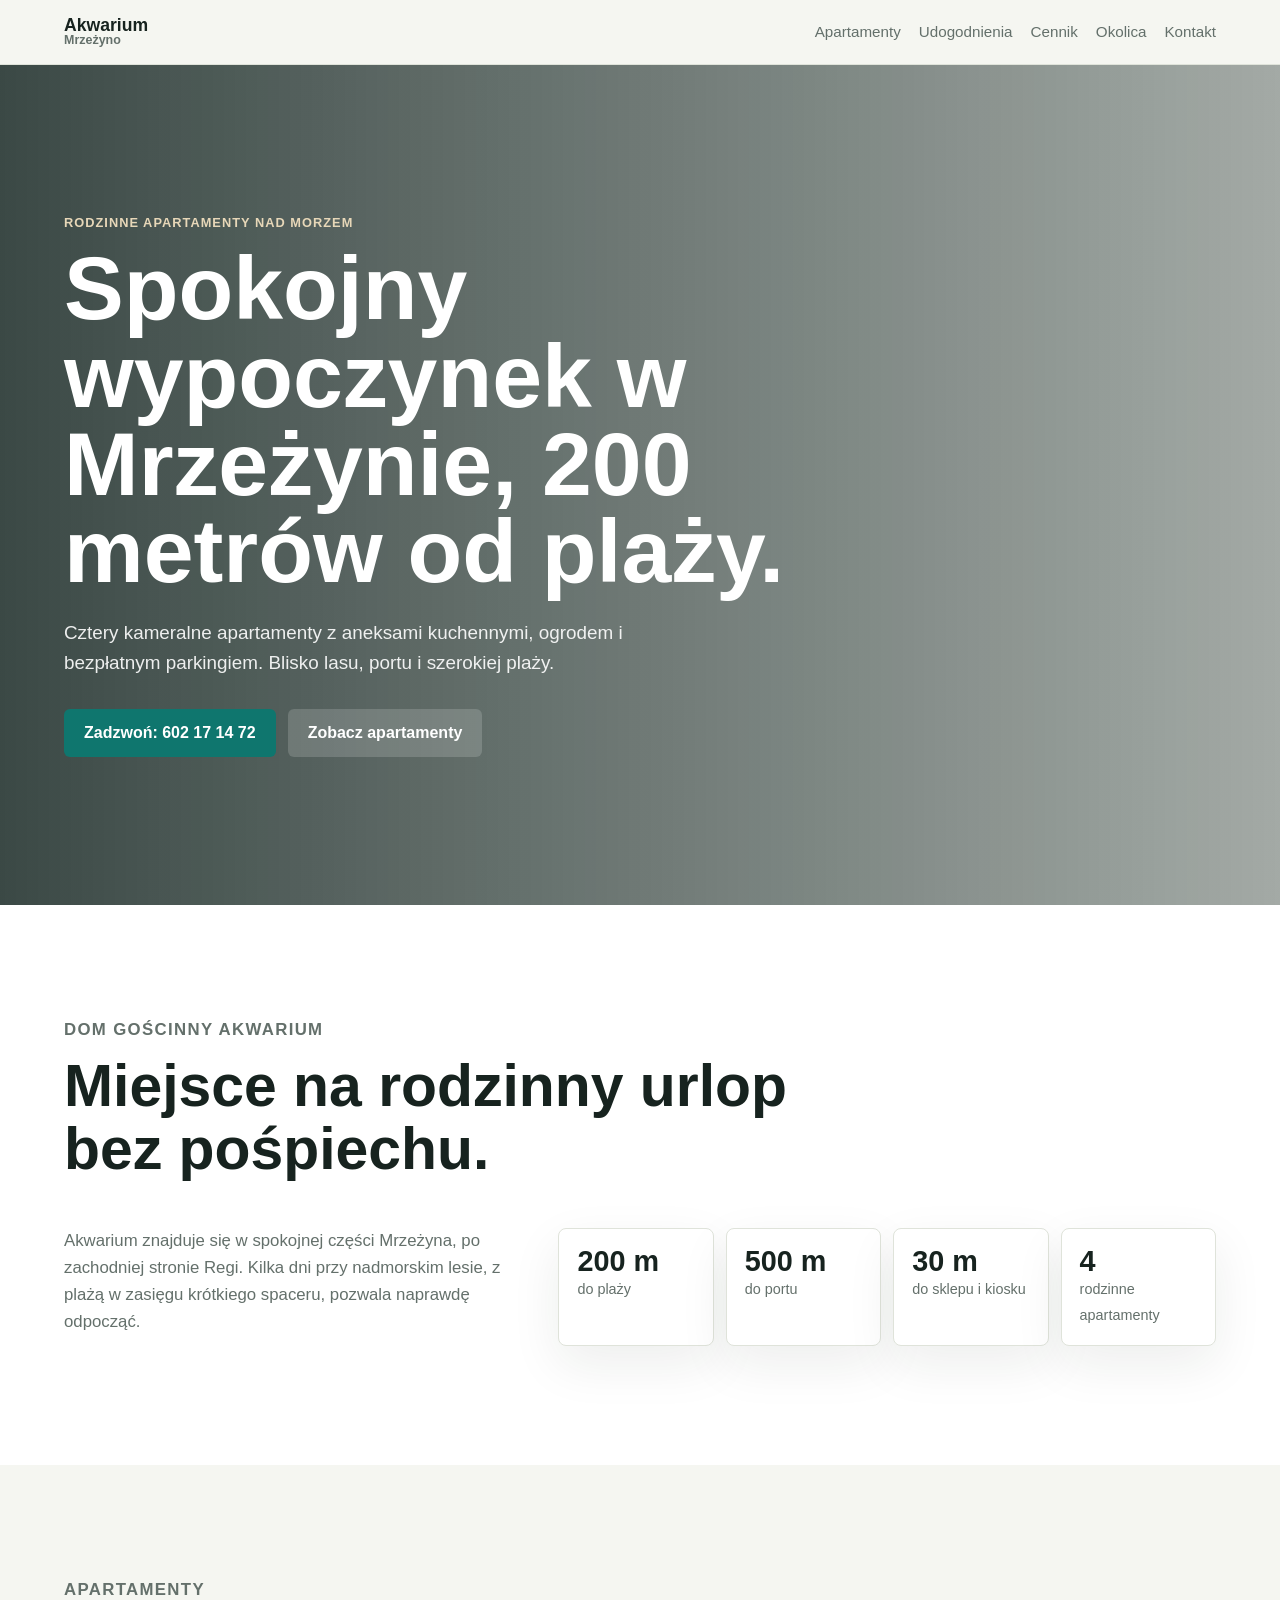
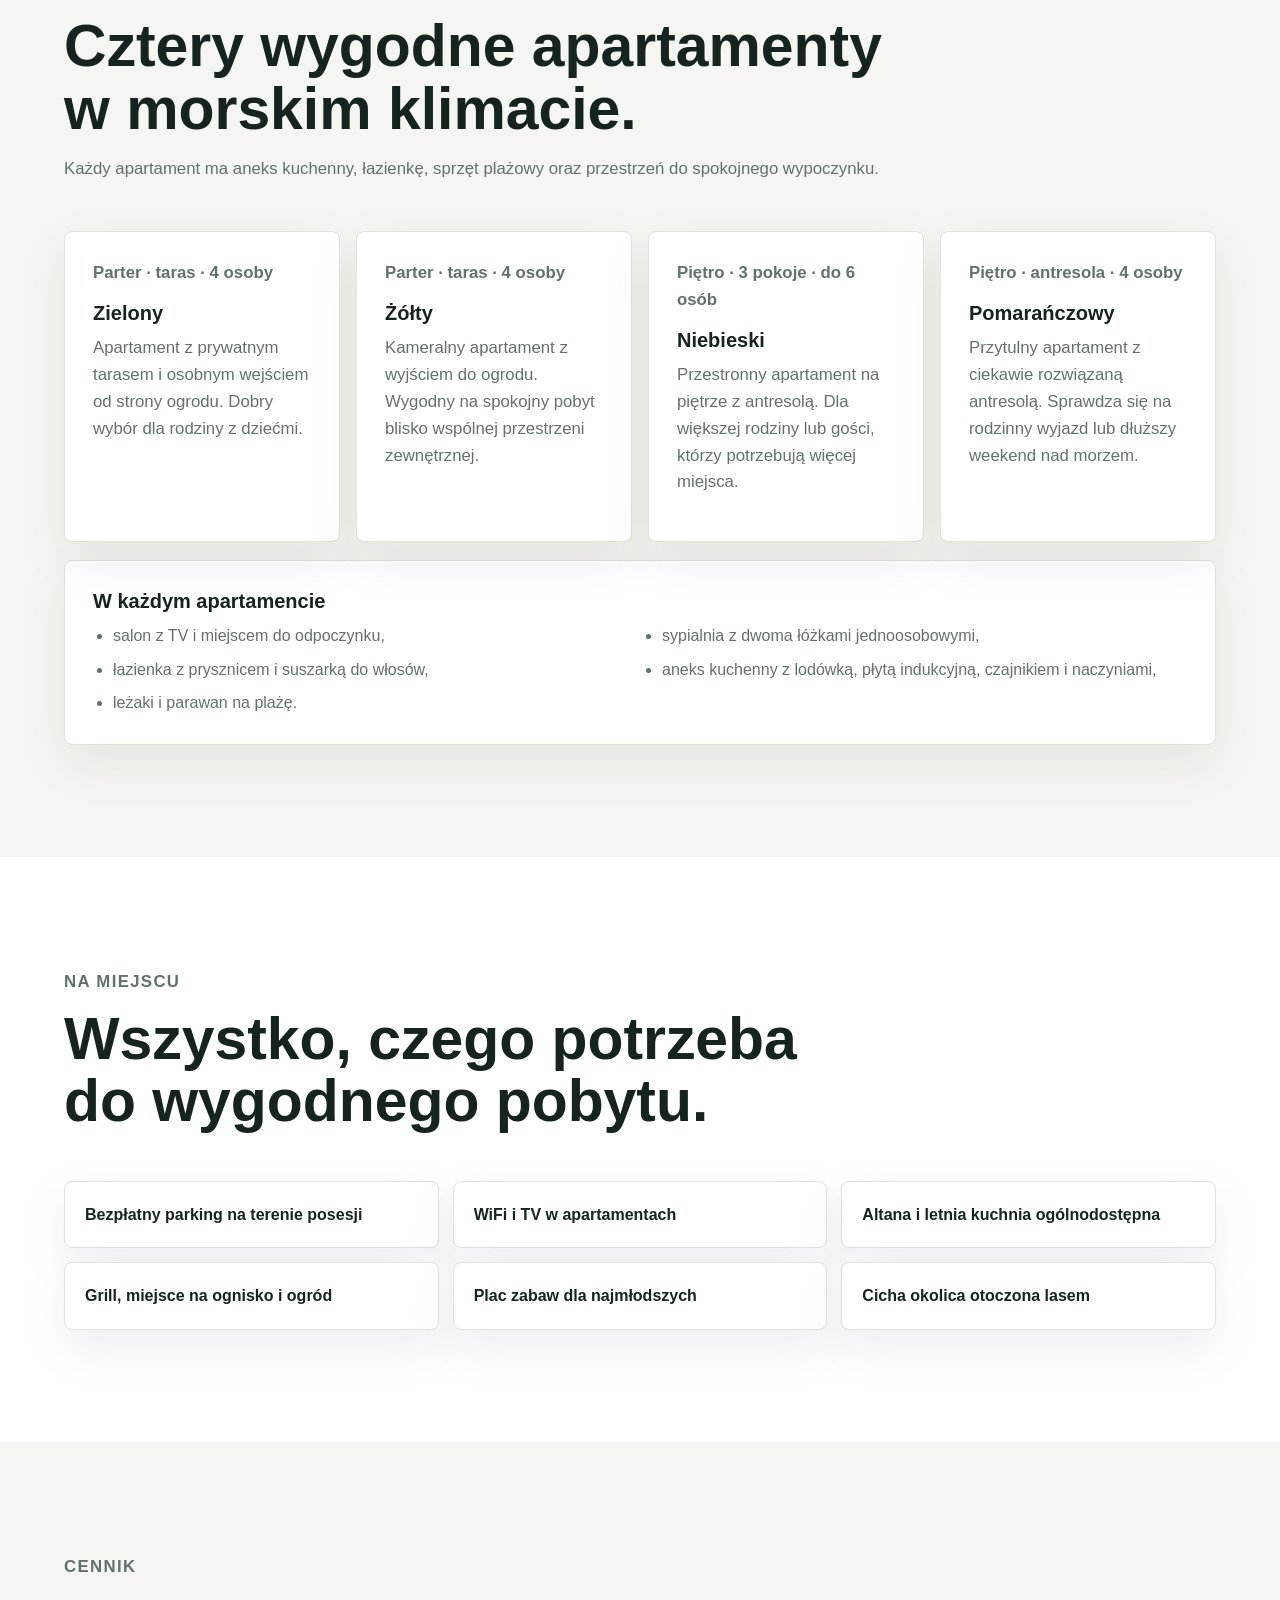
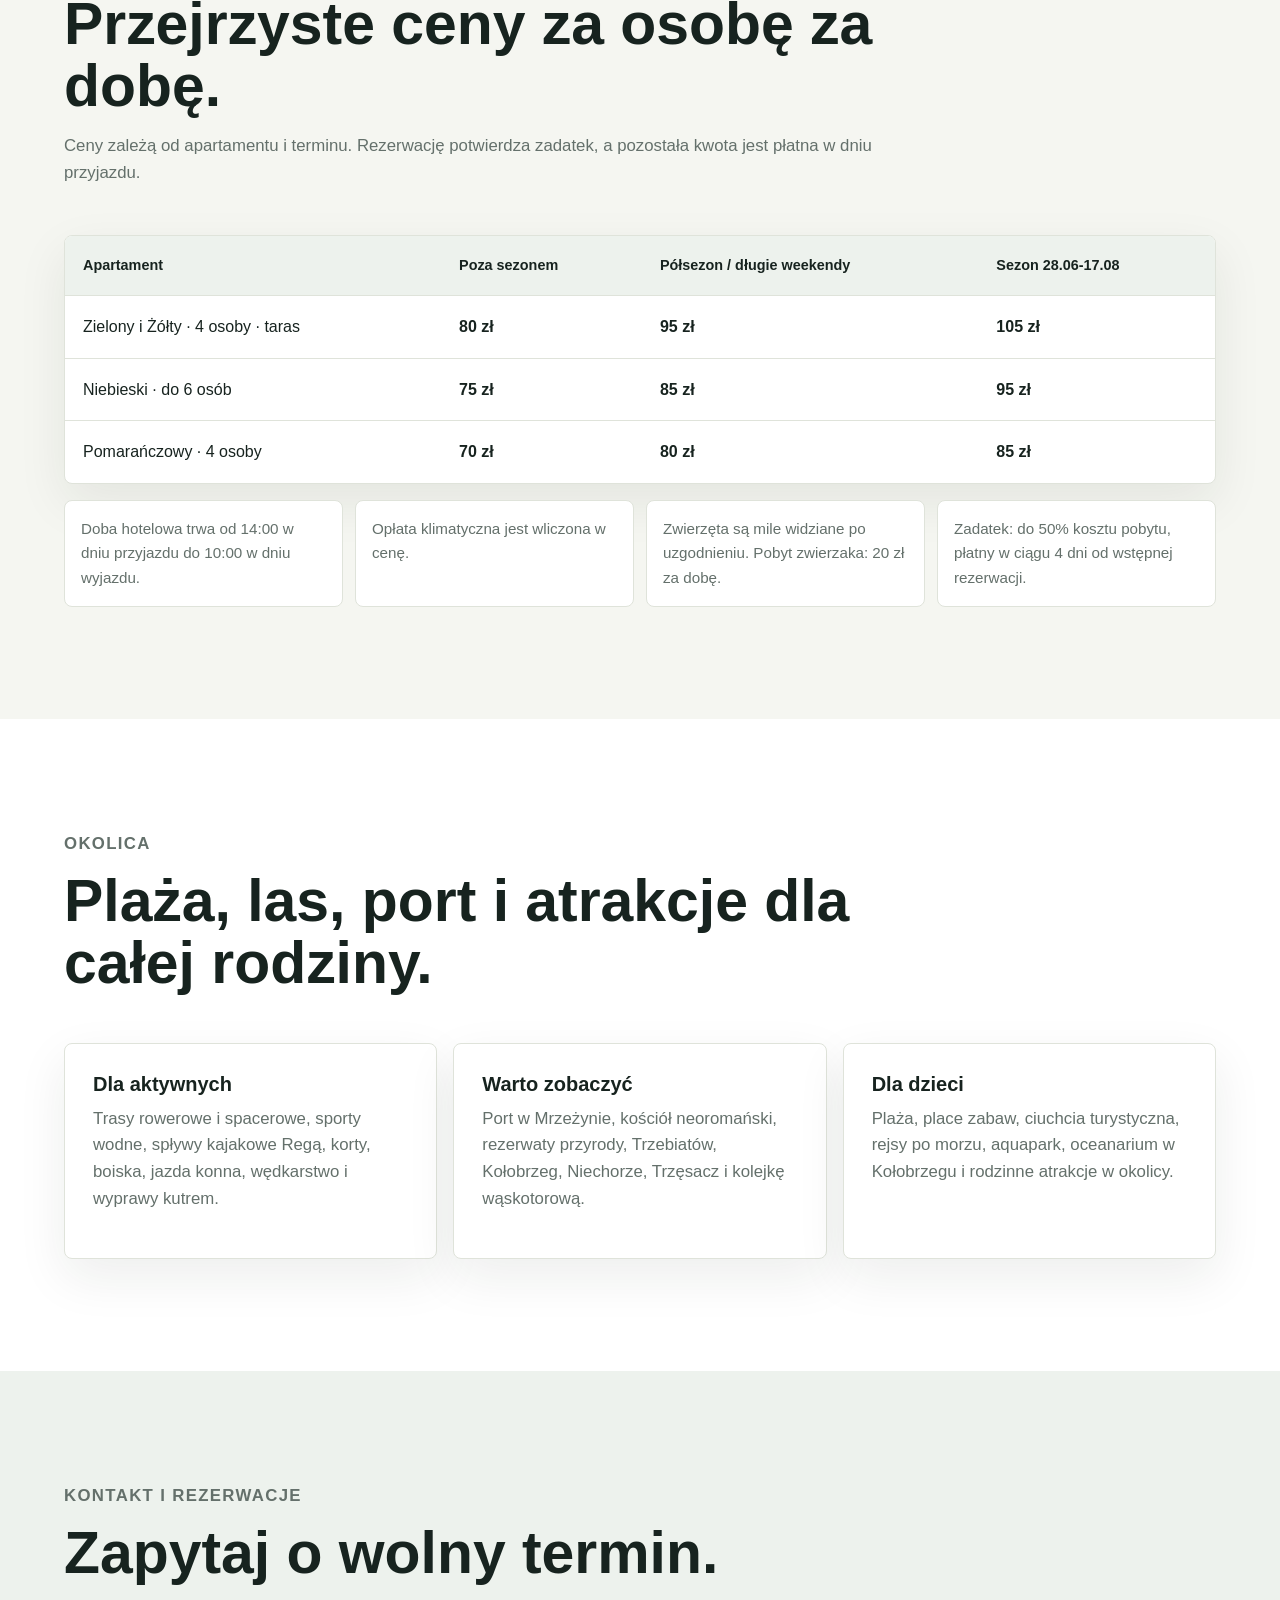
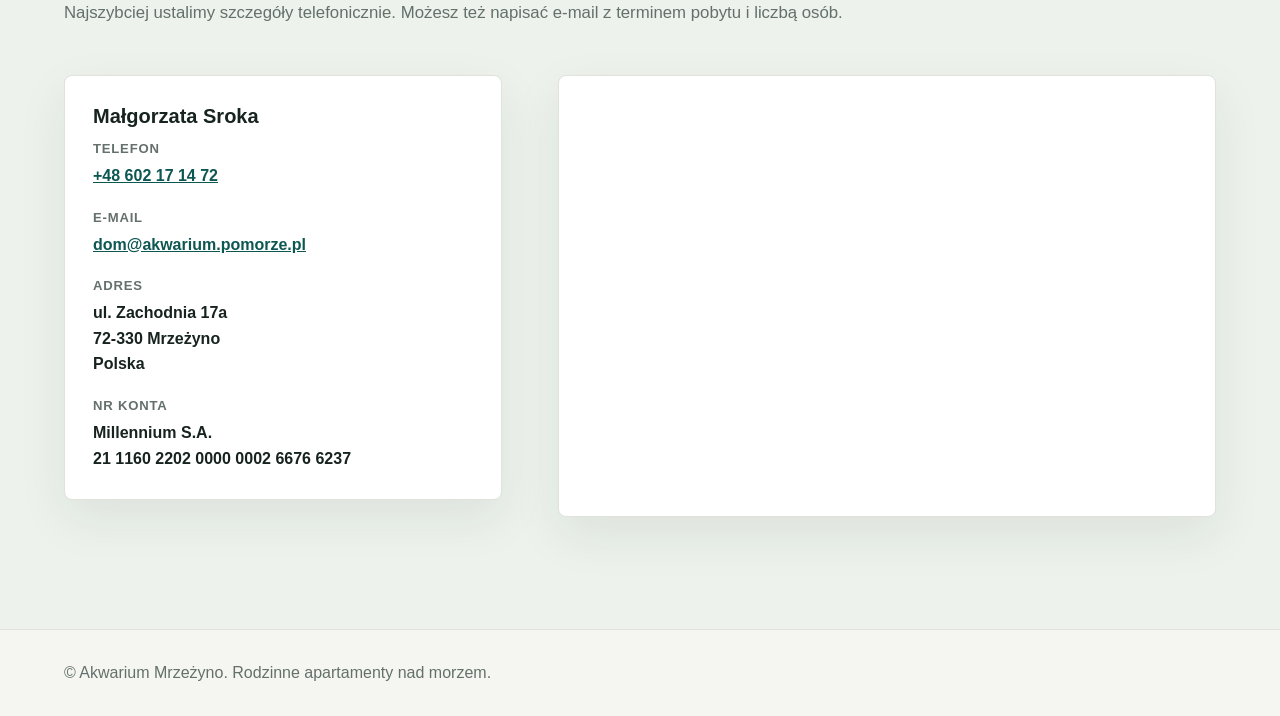
<file: index.html>
<!doctype html>
<html lang="pl">
  <head>
    <meta charset="utf-8">
    <meta name="viewport" content="width=device-width, initial-scale=1">
    <meta
      name="description"
      content="Rodzinne apartamenty Akwarium w Mrzeżynie, 200 metrów od plaży, z ogrodem, parkingiem i spokojną lokalizacją przy lesie."
    >
    <title>Akwarium Mrzeżyno | Rodzinne apartamenty nad morzem</title>
    <link rel="stylesheet" href="styles.css">
  </head>
  <body>
    <header class="site-header">
      <a class="brand" href="#top" aria-label="Akwarium Mrzeżyno">
        <span>Akwarium</span>
        <small>Mrzeżyno</small>
      </a>
      <nav class="site-nav" aria-label="Główna nawigacja">
        <a href="#apartamenty">Apartamenty</a>
        <a href="#udogodnienia">Udogodnienia</a>
        <a href="#cennik">Cennik</a>
        <a href="#okolica">Okolica</a>
        <a href="#kontakt">Kontakt</a>
      </nav>
    </header>

    <main id="top">
      <section class="hero">
        <div class="hero-content">
          <p class="eyebrow">Rodzinne apartamenty nad morzem</p>
          <h1>Spokojny wypoczynek w Mrzeżynie, 200 metrów od plaży.</h1>
          <p>
            Cztery kameralne apartamenty z aneksami kuchennymi, ogrodem i
            bezpłatnym parkingiem. Blisko lasu, portu i szerokiej plaży.
          </p>
          <div class="hero-actions">
            <a class="button" href="tel:+48602171472">Zadzwoń: 602 17 14 72</a>
            <a class="button button-light" href="#apartamenty">Zobacz apartamenty</a>
          </div>
        </div>
      </section>

      <section class="intro section">
        <div class="section-heading">
          <p class="eyebrow">Dom Gościnny Akwarium</p>
          <h2>Miejsce na rodzinny urlop bez pośpiechu.</h2>
        </div>
        <div class="intro-grid">
          <p>
            Akwarium znajduje się w spokojnej części Mrzeżyna, po zachodniej
            stronie Regi. Kilka dni przy nadmorskim lesie, z plażą w zasięgu
            krótkiego spaceru, pozwala naprawdę odpocząć.
          </p>
          <div class="fact-list" aria-label="Najważniejsze informacje">
            <div><strong>200 m</strong><span>do plaży</span></div>
            <div><strong>500 m</strong><span>do portu</span></div>
            <div><strong>30 m</strong><span>do sklepu i kiosku</span></div>
            <div><strong>4</strong><span>rodzinne apartamenty</span></div>
          </div>
        </div>
      </section>

      <section id="apartamenty" class="section section-muted">
        <div class="section-heading">
          <p class="eyebrow">Apartamenty</p>
          <h2>Cztery wygodne apartamenty w morskim klimacie.</h2>
          <p>
            Każdy apartament ma aneks kuchenny, łazienkę, sprzęt plażowy oraz
            przestrzeń do spokojnego wypoczynku.
          </p>
        </div>
        <div class="card-grid apartments-grid">
          <article class="card apartment-card">
            <p class="apartment-tag">Parter · taras · 4 osoby</p>
            <h3>Zielony</h3>
            <p>
              Apartament z prywatnym tarasem i osobnym wejściem od strony ogrodu.
              Dobry wybór dla rodziny z dziećmi.
            </p>
          </article>
          <article class="card apartment-card">
            <p class="apartment-tag">Parter · taras · 4 osoby</p>
            <h3>Żółty</h3>
            <p>
              Kameralny apartament z wyjściem do ogrodu. Wygodny na spokojny
              pobyt blisko wspólnej przestrzeni zewnętrznej.
            </p>
          </article>
          <article class="card apartment-card">
            <p class="apartment-tag">Piętro · 3 pokoje · do 6 osób</p>
            <h3>Niebieski</h3>
            <p>
              Przestronny apartament na piętrze z antresolą. Dla większej
              rodziny lub gości, którzy potrzebują więcej miejsca.
            </p>
          </article>
          <article class="card apartment-card">
            <p class="apartment-tag">Piętro · antresola · 4 osoby</p>
            <h3>Pomarańczowy</h3>
            <p>
              Przytulny apartament z ciekawie rozwiązaną antresolą. Sprawdza się
              na rodzinny wyjazd lub dłuższy weekend nad morzem.
            </p>
          </article>
        </div>
        <div class="included card">
          <h3>W każdym apartamencie</h3>
          <ul>
            <li>salon z TV i miejscem do odpoczynku,</li>
            <li>sypialnia z dwoma łóżkami jednoosobowymi,</li>
            <li>łazienka z prysznicem i suszarką do włosów,</li>
            <li>aneks kuchenny z lodówką, płytą indukcyjną, czajnikiem i naczyniami,</li>
            <li>leżaki i parawan na plażę.</li>
          </ul>
        </div>
      </section>

      <section id="udogodnienia" class="section">
        <div class="section-heading">
          <p class="eyebrow">Na miejscu</p>
          <h2>Wszystko, czego potrzeba do wygodnego pobytu.</h2>
        </div>
        <div class="feature-grid">
          <div class="feature">Bezpłatny parking na terenie posesji</div>
          <div class="feature">WiFi i TV w apartamentach</div>
          <div class="feature">Altana i letnia kuchnia ogólnodostępna</div>
          <div class="feature">Grill, miejsce na ognisko i ogród</div>
          <div class="feature">Plac zabaw dla najmłodszych</div>
          <div class="feature">Cicha okolica otoczona lasem</div>
        </div>
      </section>

      <section id="cennik" class="section section-muted">
        <div class="section-heading">
          <p class="eyebrow">Cennik</p>
          <h2>Przejrzyste ceny za osobę za dobę.</h2>
          <p>
            Ceny zależą od apartamentu i terminu. Rezerwację potwierdza zadatek,
            a pozostała kwota jest płatna w dniu przyjazdu.
          </p>
        </div>
        <div class="price-wrap">
          <table class="price-table">
            <thead>
              <tr>
                <th>Apartament</th>
                <th>Poza sezonem</th>
                <th>Półsezon / długie weekendy</th>
                <th>Sezon 28.06-17.08</th>
              </tr>
            </thead>
            <tbody>
              <tr>
                <td>Zielony i Żółty · 4 osoby · taras</td>
                <td>80 zł</td>
                <td>95 zł</td>
                <td>105 zł</td>
              </tr>
              <tr>
                <td>Niebieski · do 6 osób</td>
                <td>75 zł</td>
                <td>85 zł</td>
                <td>95 zł</td>
              </tr>
              <tr>
                <td>Pomarańczowy · 4 osoby</td>
                <td>70 zł</td>
                <td>80 zł</td>
                <td>85 zł</td>
              </tr>
            </tbody>
          </table>
        </div>
        <div class="notes-grid">
          <p>Doba hotelowa trwa od 14:00 w dniu przyjazdu do 10:00 w dniu wyjazdu.</p>
          <p>Opłata klimatyczna jest wliczona w cenę.</p>
          <p>Zwierzęta są mile widziane po uzgodnieniu. Pobyt zwierzaka: 20 zł za dobę.</p>
          <p>Zadatek: do 50% kosztu pobytu, płatny w ciągu 4 dni od wstępnej rezerwacji.</p>
        </div>
      </section>

      <section id="okolica" class="section">
        <div class="section-heading">
          <p class="eyebrow">Okolica</p>
          <h2>Plaża, las, port i atrakcje dla całej rodziny.</h2>
        </div>
        <div class="attractions-grid">
          <article>
            <h3>Dla aktywnych</h3>
            <p>
              Trasy rowerowe i spacerowe, sporty wodne, spływy kajakowe Regą,
              korty, boiska, jazda konna, wędkarstwo i wyprawy kutrem.
            </p>
          </article>
          <article>
            <h3>Warto zobaczyć</h3>
            <p>
              Port w Mrzeżynie, kościół neoromański, rezerwaty przyrody,
              Trzebiatów, Kołobrzeg, Niechorze, Trzęsacz i kolejkę wąskotorową.
            </p>
          </article>
          <article>
            <h3>Dla dzieci</h3>
            <p>
              Plaża, place zabaw, ciuchcia turystyczna, rejsy po morzu,
              aquapark, oceanarium w Kołobrzegu i rodzinne atrakcje w okolicy.
            </p>
          </article>
        </div>
      </section>

      <section id="kontakt" class="section contact-section">
        <div class="section-heading">
          <p class="eyebrow">Kontakt i rezerwacje</p>
          <h2>Zapytaj o wolny termin.</h2>
          <p>
            Najszybciej ustalimy szczegóły telefonicznie. Możesz też napisać
            e-mail z terminem pobytu i liczbą osób.
          </p>
        </div>
        <div class="contact-grid">
          <div class="contact-card card">
            <h3>Małgorzata Sroka</h3>
            <dl>
              <div>
                <dt>Telefon</dt>
                <dd><a href="tel:+48602171472">+48 602 17 14 72</a></dd>
              </div>
              <div>
                <dt>E-mail</dt>
                <dd><a href="mailto:dom@akwarium.pomorze.pl">dom@akwarium.pomorze.pl</a></dd>
              </div>
              <div>
                <dt>Adres</dt>
                <dd>ul. Zachodnia 17a<br>72-330 Mrzeżyno<br>Polska</dd>
              </div>
              <div>
                <dt>Nr konta</dt>
                <dd>Millennium S.A.<br>21 1160 2202 0000 0002 6676 6237</dd>
              </div>
            </dl>
          </div>
          <div class="map-card">
            <iframe
              title="Mapa dojazdu do Akwarium w Mrzeżynie"
              src="https://www.google.com/maps/embed?pb=!1m18!1m12!1m3!1d1168.6772169155993!2d15.27792661619208!3d54.13836738654639!2m3!1f0!2f0!3f0!3m2!1i1024!2i768!4f13.1!3m3!1m2!1s0x47007296e9ee4383%3A0xe2b6fe0092e9a5ec!2s%22Akwarium%22%20rodzinne%20apartamenty%20nad%20morzem!5e0!3m2!1spl!2spl!4v1779774663599!5m2!1spl!2spl"
              loading="lazy"
              referrerpolicy="no-referrer-when-downgrade"
              allowfullscreen
            ></iframe>
          </div>
        </div>
      </section>
    </main>

    <footer class="site-footer">
      <p>© Akwarium Mrzeżyno. Rodzinne apartamenty nad morzem.</p>
    </footer>
  </body>
</html>
</file>
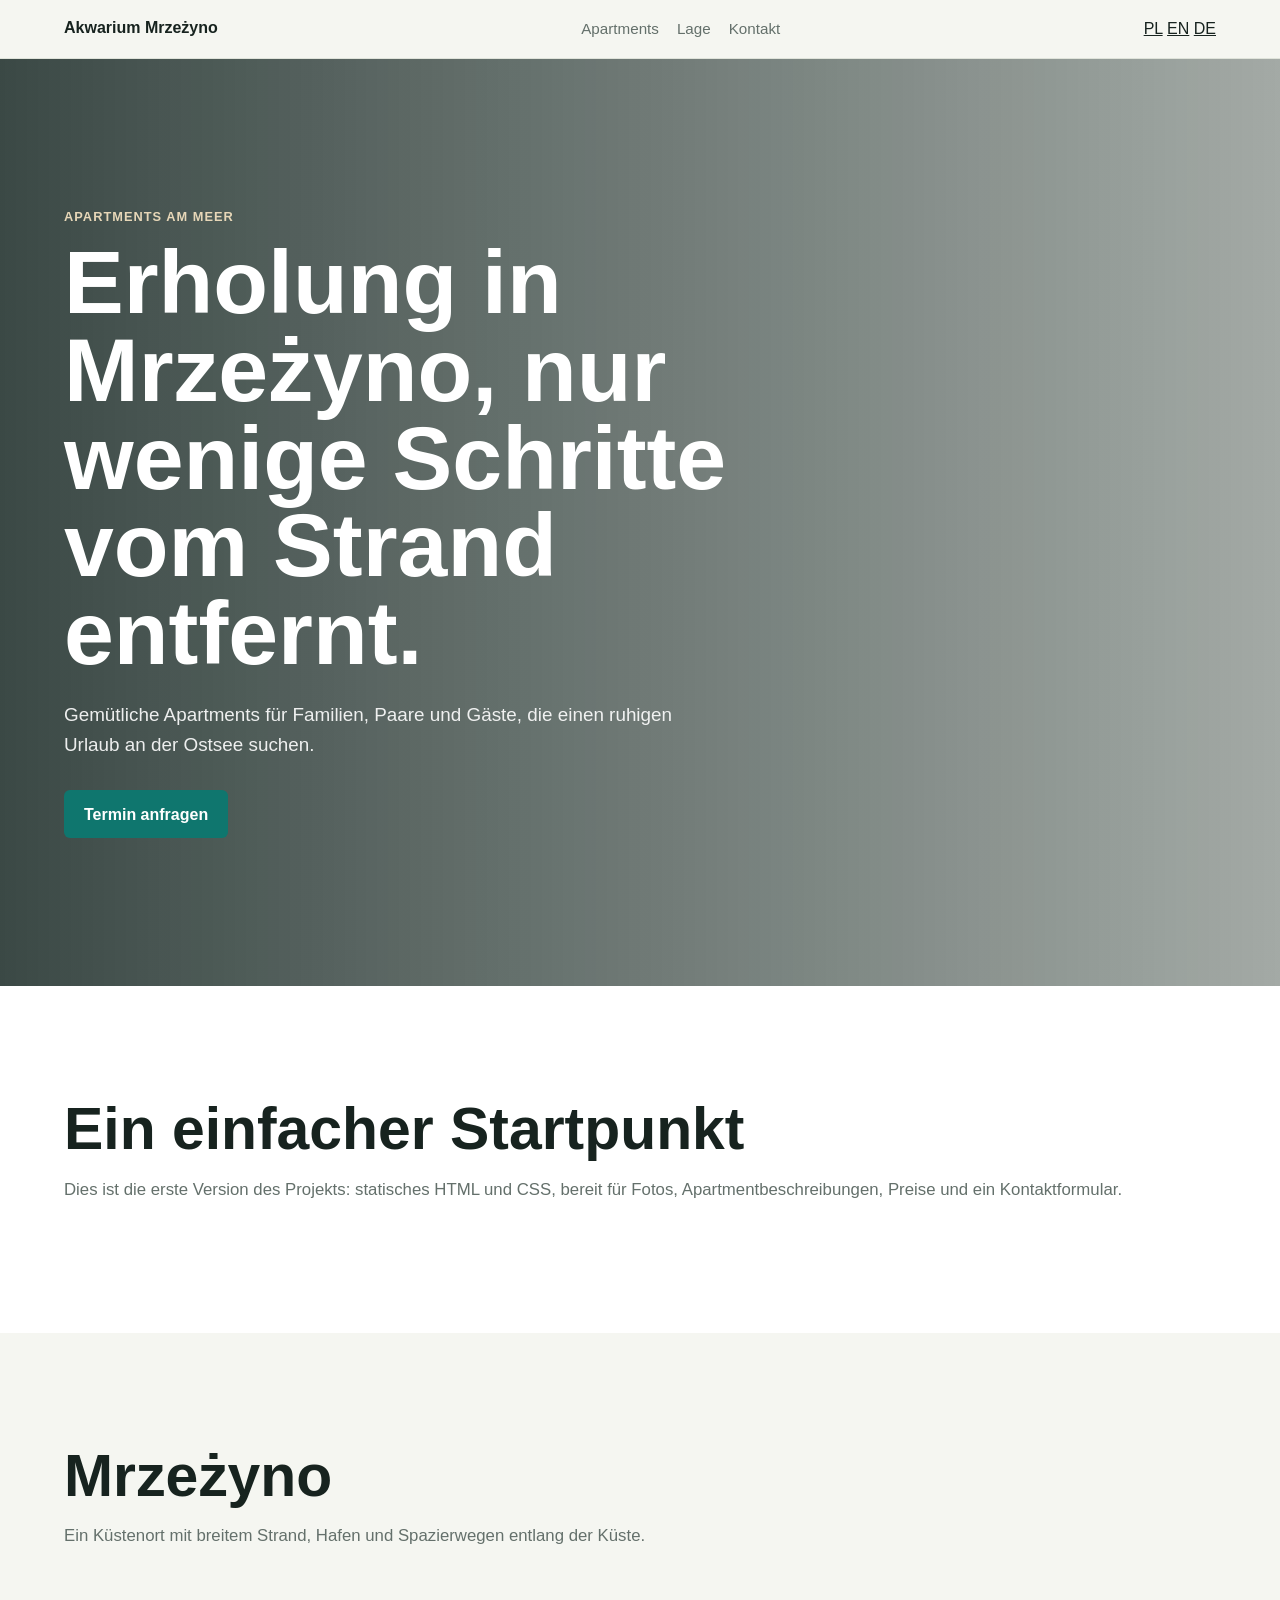
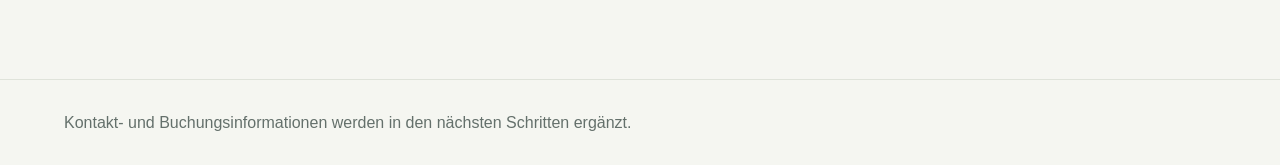
<file: de/index.html>
<!doctype html>
<html lang="de">
  <head>
    <meta charset="utf-8">
    <meta name="viewport" content="width=device-width, initial-scale=1">
    <meta
      name="description"
      content="Apartments zur Miete in Mrzeżyno, nahe am Strand und am Hafen."
    >
    <title>Akwarium Mrzeżyno | Ferienapartments</title>
    <link rel="alternate" hreflang="pl" href="https://afabiszewski.github.io/akwarium/">
    <link rel="alternate" hreflang="en" href="https://afabiszewski.github.io/akwarium/en/">
    <link rel="alternate" hreflang="de" href="https://afabiszewski.github.io/akwarium/de/">
    <link rel="stylesheet" href="../styles.css">
  </head>
  <body>
    <header class="site-header">
      <a class="brand" href="../">Akwarium Mrzeżyno</a>
      <nav class="site-nav" aria-label="Hauptnavigation">
        <a href="#apartments">Apartments</a>
        <a href="#location">Lage</a>
        <a href="#contact">Kontakt</a>
      </nav>
      <nav class="language-switcher" aria-label="Sprachauswahl">
        <a href="../">PL</a>
        <a href="../en/">EN</a>
        <a href="./" aria-current="page">DE</a>
      </nav>
    </header>

    <main>
      <section class="hero">
        <div class="hero-content">
          <p class="eyebrow">Apartments am Meer</p>
          <h1>Erholung in Mrzeżyno, nur wenige Schritte vom Strand entfernt.</h1>
          <p>
            Gemütliche Apartments für Familien, Paare und Gäste, die einen
            ruhigen Urlaub an der Ostsee suchen.
          </p>
          <a class="button" href="#contact">Termin anfragen</a>
        </div>
      </section>

      <section id="apartments" class="section">
        <div class="section-inner">
          <h2>Ein einfacher Startpunkt</h2>
          <p>
            Dies ist die erste Version des Projekts: statisches HTML und CSS,
            bereit für Fotos, Apartmentbeschreibungen, Preise und ein
            Kontaktformular.
          </p>
        </div>
      </section>

      <section id="location" class="section section-muted">
        <div class="section-inner">
          <h2>Mrzeżyno</h2>
          <p>
            Ein Küstenort mit breitem Strand, Hafen und Spazierwegen entlang der
            Küste.
          </p>
        </div>
      </section>
    </main>

    <footer id="contact" class="site-footer">
      <p>
        Kontakt- und Buchungsinformationen werden in den nächsten Schritten
        ergänzt.
      </p>
    </footer>
  </body>
</html>
</file>
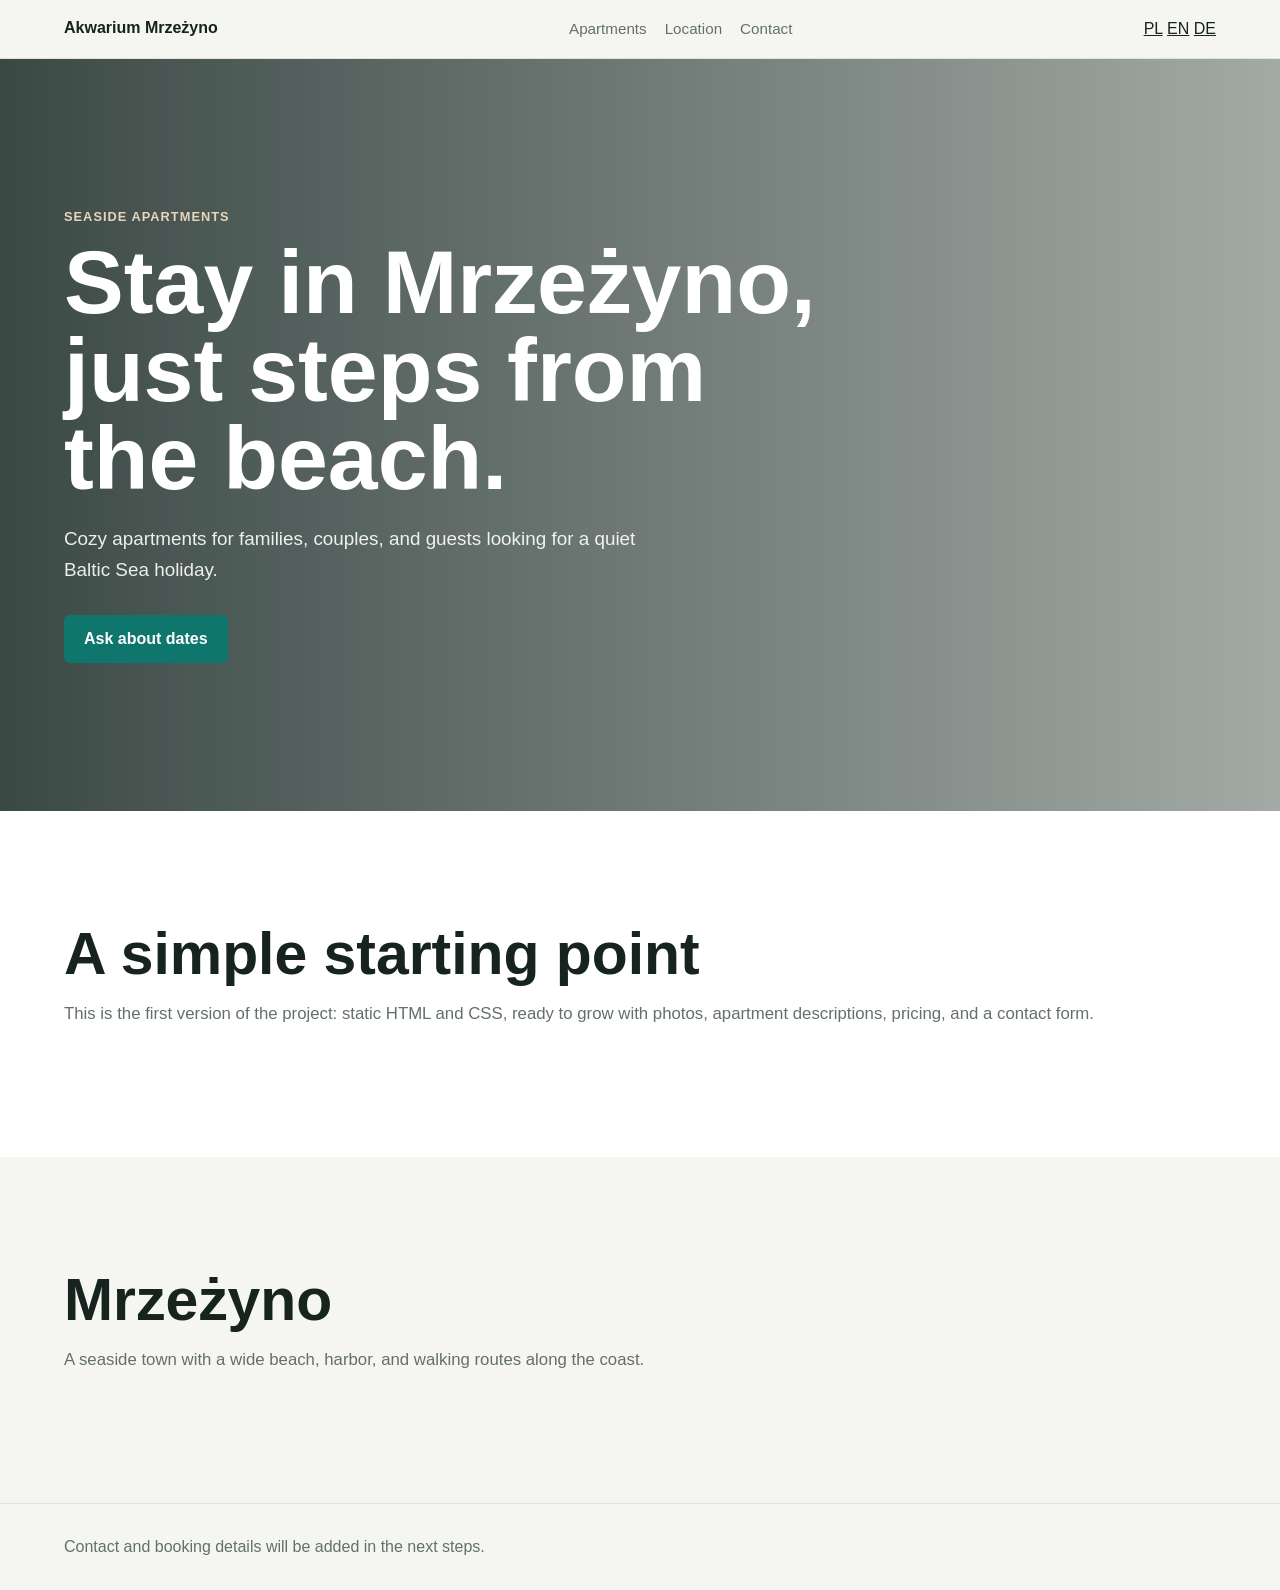
<file: en/index.html>
<!doctype html>
<html lang="en">
  <head>
    <meta charset="utf-8">
    <meta name="viewport" content="width=device-width, initial-scale=1">
    <meta
      name="description"
      content="Apartments for rent in Mrzeżyno, close to the beach and harbor."
    >
    <title>Akwarium Mrzeżyno | Apartments for Rent</title>
    <link rel="alternate" hreflang="pl" href="https://afabiszewski.github.io/akwarium/">
    <link rel="alternate" hreflang="en" href="https://afabiszewski.github.io/akwarium/en/">
    <link rel="alternate" hreflang="de" href="https://afabiszewski.github.io/akwarium/de/">
    <link rel="stylesheet" href="../styles.css">
  </head>
  <body>
    <header class="site-header">
      <a class="brand" href="../">Akwarium Mrzeżyno</a>
      <nav class="site-nav" aria-label="Main navigation">
        <a href="#apartments">Apartments</a>
        <a href="#location">Location</a>
        <a href="#contact">Contact</a>
      </nav>
      <nav class="language-switcher" aria-label="Language selection">
        <a href="../">PL</a>
        <a href="./" aria-current="page">EN</a>
        <a href="../de/">DE</a>
      </nav>
    </header>

    <main>
      <section class="hero">
        <div class="hero-content">
          <p class="eyebrow">Seaside apartments</p>
          <h1>Stay in Mrzeżyno, just steps from the beach.</h1>
          <p>
            Cozy apartments for families, couples, and guests looking for a
            quiet Baltic Sea holiday.
          </p>
          <a class="button" href="#contact">Ask about dates</a>
        </div>
      </section>

      <section id="apartments" class="section">
        <div class="section-inner">
          <h2>A simple starting point</h2>
          <p>
            This is the first version of the project: static HTML and CSS, ready
            to grow with photos, apartment descriptions, pricing, and a contact
            form.
          </p>
        </div>
      </section>

      <section id="location" class="section section-muted">
        <div class="section-inner">
          <h2>Mrzeżyno</h2>
          <p>
            A seaside town with a wide beach, harbor, and walking routes along
            the coast.
          </p>
        </div>
      </section>
    </main>

    <footer id="contact" class="site-footer">
      <p>Contact and booking details will be added in the next steps.</p>
    </footer>
  </body>
</html>
</file>
<file: styles.css>
:root {
  color-scheme: light;
  --color-bg: #f5f6f1;
  --color-text: #17231f;
  --color-muted: #64706b;
  --color-line: #dfe3da;
  --color-surface: #ffffff;
  --color-surface-soft: #edf2ed;
  --color-accent: #0f766e;
  --color-accent-dark: #0d5752;
  --color-sand: #e7d7b8;
  --shadow-soft: 0 18px 50px rgba(23, 35, 31, 0.08);
}

* {
  box-sizing: border-box;
}

html {
  scroll-behavior: smooth;
}

body {
  min-width: 320px;
  margin: 0;
  background: var(--color-bg);
  color: var(--color-text);
  font-family: Arial, Helvetica, sans-serif;
  line-height: 1.6;
}

a {
  color: inherit;
}

.site-header {
  position: sticky;
  top: 0;
  z-index: 20;
  display: flex;
  align-items: center;
  justify-content: space-between;
  gap: 24px;
  padding: 16px clamp(20px, 5vw, 72px);
  border-bottom: 1px solid var(--color-line);
  background: rgba(245, 246, 241, 0.94);
  backdrop-filter: blur(12px);
}

.brand {
  display: grid;
  gap: 0;
  flex: 0 0 auto;
  font-weight: 800;
  line-height: 1.05;
  text-decoration: none;
}

.brand span {
  font-size: 1.1rem;
}

.brand small {
  color: var(--color-muted);
  font-size: 0.78rem;
  font-weight: 700;
}

.site-nav {
  display: flex;
  flex-wrap: wrap;
  justify-content: flex-end;
  gap: 8px 18px;
  color: var(--color-muted);
  font-size: 0.95rem;
}

.site-nav a {
  text-decoration: none;
}

.site-nav a:hover {
  color: var(--color-text);
}

.hero {
  min-height: 78vh;
  display: flex;
  align-items: center;
  padding: clamp(88px, 12vw, 148px) clamp(20px, 5vw, 72px);
  background:
    linear-gradient(90deg, rgba(18, 35, 32, 0.82), rgba(18, 35, 32, 0.36)),
    url("https://www.akwarium.pomorze.pl/media/djmediatools/cache/2-album-1/1902x1000-crop-90-plaza.jpg")
      center / cover;
  color: #ffffff;
}

.hero-content {
  width: min(760px, 100%);
}

.eyebrow {
  margin: 0 0 12px;
  color: var(--color-accent);
  font-size: 0.8rem;
  font-weight: 800;
  letter-spacing: 0.08em;
  text-transform: uppercase;
}

.hero .eyebrow {
  color: var(--color-sand);
}

h1,
h2,
h3,
p {
  margin-top: 0;
}

h1 {
  max-width: 760px;
  margin-bottom: 22px;
  font-size: clamp(2.6rem, 7vw, 5.8rem);
  line-height: 0.98;
  overflow-wrap: anywhere;
}

h2 {
  margin-bottom: 16px;
  font-size: clamp(2rem, 4.6vw, 3.7rem);
  line-height: 1.06;
  overflow-wrap: anywhere;
}

h3 {
  margin-bottom: 10px;
  font-size: 1.25rem;
  line-height: 1.2;
}

.hero p:not(.eyebrow) {
  max-width: 620px;
  margin-bottom: 30px;
  color: rgba(255, 255, 255, 0.9);
  font-size: 1.18rem;
}

.hero-actions {
  display: flex;
  flex-wrap: wrap;
  gap: 12px;
}

.button {
  display: inline-flex;
  align-items: center;
  justify-content: center;
  min-height: 48px;
  padding: 0 20px;
  border-radius: 6px;
  background: var(--color-accent);
  color: #ffffff;
  font-weight: 800;
  text-decoration: none;
}

.button:hover {
  background: var(--color-accent-dark);
}

.button-light {
  background: rgba(255, 255, 255, 0.16);
  color: #ffffff;
}

.button-light:hover {
  background: rgba(255, 255, 255, 0.24);
}

.section {
  padding: clamp(64px, 9vw, 112px) clamp(20px, 5vw, 72px);
  background: var(--color-surface);
}

.section-muted {
  background: var(--color-bg);
}

.section-heading {
  max-width: 820px;
  margin-bottom: clamp(28px, 5vw, 48px);
}

.section-heading p:not(.eyebrow),
.section p,
.card p {
  color: var(--color-muted);
  font-size: 1.05rem;
}

.intro-grid,
.contact-grid {
  display: grid;
  grid-template-columns: minmax(0, 0.8fr) minmax(320px, 1.2fr);
  gap: clamp(24px, 5vw, 56px);
  align-items: start;
}

.fact-list {
  display: grid;
  grid-template-columns: repeat(4, minmax(0, 1fr));
  gap: 12px;
}

.fact-list div,
.card,
.feature,
.attractions-grid article {
  border: 1px solid var(--color-line);
  border-radius: 8px;
  background: var(--color-surface);
  box-shadow: var(--shadow-soft);
}

.fact-list div {
  padding: 18px;
}

.fact-list strong {
  display: block;
  font-size: 1.8rem;
  line-height: 1;
}

.fact-list span {
  color: var(--color-muted);
  font-size: 0.9rem;
}

.card-grid {
  display: grid;
  grid-template-columns: repeat(4, minmax(0, 1fr));
  gap: 16px;
}

.card,
.attractions-grid article {
  padding: clamp(20px, 3vw, 28px);
}

.apartment-tag {
  margin-bottom: 14px;
  color: var(--color-accent);
  font-size: 0.85rem;
  font-weight: 800;
}

.included {
  margin-top: 18px;
}

.included ul {
  display: grid;
  grid-template-columns: repeat(2, minmax(0, 1fr));
  gap: 8px 24px;
  margin: 0;
  padding-left: 20px;
  color: var(--color-muted);
}

.feature-grid {
  display: grid;
  grid-template-columns: repeat(3, minmax(0, 1fr));
  gap: 14px;
}

.feature {
  padding: 20px;
  color: var(--color-text);
  font-weight: 700;
}

.price-wrap {
  overflow-x: auto;
  border: 1px solid var(--color-line);
  border-radius: 8px;
  background: var(--color-surface);
  box-shadow: var(--shadow-soft);
}

.price-table {
  width: 100%;
  min-width: 760px;
  border-collapse: collapse;
}

.price-table th,
.price-table td {
  padding: 18px;
  border-bottom: 1px solid var(--color-line);
  text-align: left;
  vertical-align: top;
}

.price-table th {
  background: var(--color-surface-soft);
  color: var(--color-text);
  font-size: 0.9rem;
}

.price-table td:not(:first-child) {
  font-weight: 800;
}

.price-table tr:last-child td {
  border-bottom: 0;
}

.notes-grid {
  display: grid;
  grid-template-columns: repeat(4, minmax(0, 1fr));
  gap: 12px;
  margin-top: 16px;
}

.notes-grid p {
  margin: 0;
  padding: 16px;
  border: 1px solid var(--color-line);
  border-radius: 8px;
  background: var(--color-surface);
  color: var(--color-muted);
  font-size: 0.95rem;
}

.attractions-grid {
  display: grid;
  grid-template-columns: repeat(3, minmax(0, 1fr));
  gap: 16px;
}

.contact-section {
  background: var(--color-surface-soft);
}

.contact-card dl {
  display: grid;
  gap: 18px;
  margin: 0;
}

.contact-card dt {
  color: var(--color-muted);
  font-size: 0.82rem;
  font-weight: 800;
  letter-spacing: 0.06em;
  text-transform: uppercase;
}

.contact-card dd {
  margin: 4px 0 0;
  font-weight: 700;
}

.contact-card a {
  color: var(--color-accent-dark);
}

.map-card {
  min-height: 440px;
  overflow: hidden;
  border: 1px solid var(--color-line);
  border-radius: 8px;
  background: var(--color-surface);
  box-shadow: var(--shadow-soft);
}

.map-card iframe {
  display: block;
  width: 100%;
  height: 100%;
  min-height: 440px;
  border: 0;
}

.site-footer {
  padding: 30px clamp(20px, 5vw, 72px);
  border-top: 1px solid var(--color-line);
  color: var(--color-muted);
}

.site-footer p {
  margin: 0;
}

@media (max-width: 1100px) {
  .card-grid,
  .notes-grid {
    grid-template-columns: repeat(2, minmax(0, 1fr));
  }

  .feature-grid,
  .attractions-grid {
    grid-template-columns: 1fr;
  }
}

@media (max-width: 760px) {
  .site-header {
    align-items: flex-start;
    flex-direction: column;
    gap: 12px;
  }

  .site-nav {
    justify-content: flex-start;
  }

  .hero {
    min-height: 76vh;
    align-items: flex-end;
    padding-top: 92px;
    padding-bottom: 58px;
  }

  h1 {
    font-size: clamp(2.25rem, 12vw, 3.35rem);
  }

  .hero p:not(.eyebrow) {
    font-size: 1rem;
  }

  .intro-grid,
  .contact-grid {
    grid-template-columns: 1fr;
  }

  .fact-list,
  .card-grid,
  .included ul,
  .notes-grid {
    grid-template-columns: 1fr;
  }

  .hero-actions,
  .button {
    width: 100%;
  }
}
</file>
